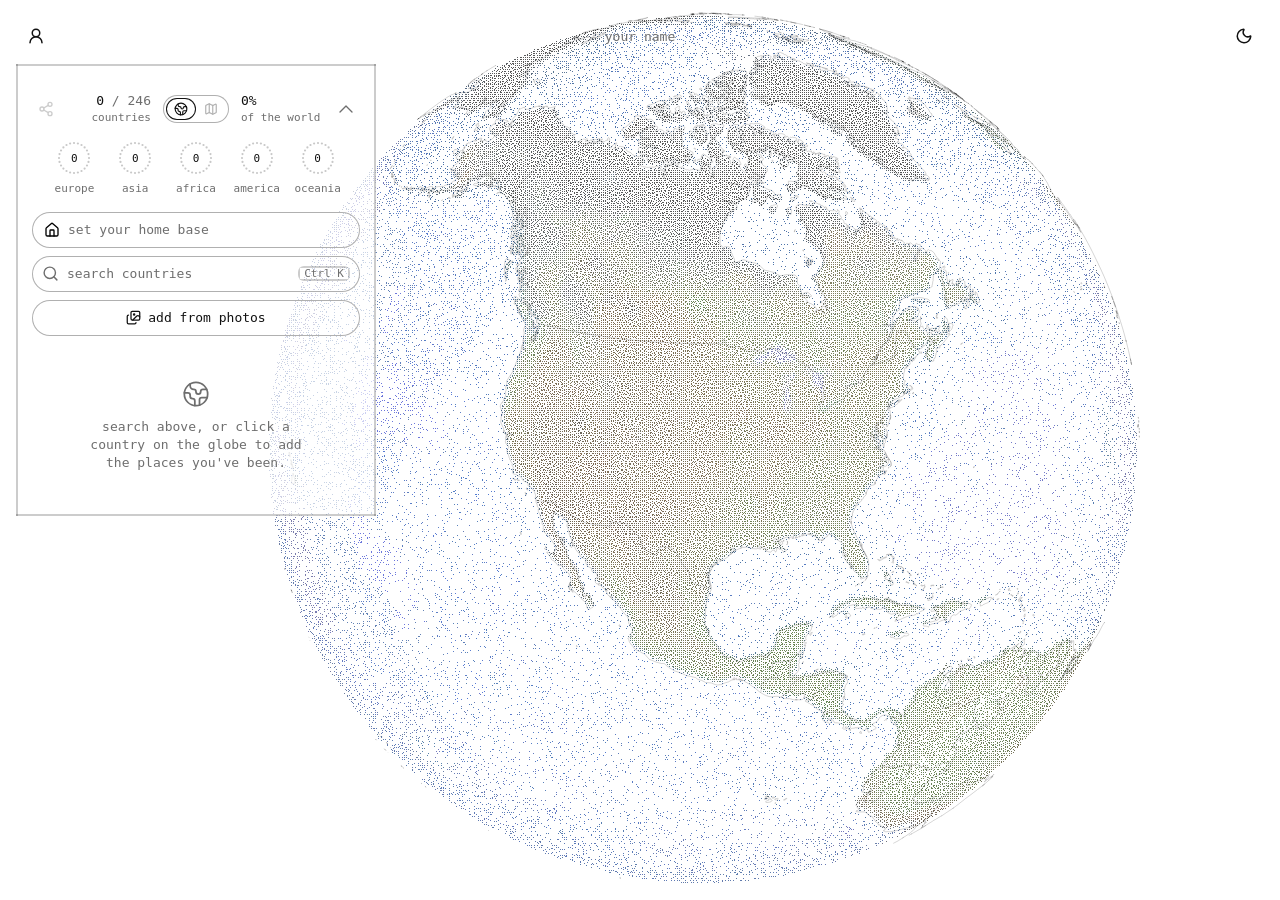
<file: index.html>
<!doctype html>
<html lang="en">
  <head>
    <meta charset="UTF-8" />
    <meta name="viewport" content="width=device-width, initial-scale=1.0, maximum-scale=1" />
    <title>whereibeen</title>
    <meta name="description" content="Mark the countries you've been to on a living globe, see your stats, and share your map." />
    <meta property="og:title" content="whereibeen" />
    <meta property="og:description" content="Mark the countries you've been to on a living globe, see your stats, and share your map." />
    <meta property="og:url" content="https://whereibeen.com/" />
    <meta property="og:image" content="https://whereibeen.com/og.png" />
    <meta name="twitter:card" content="summary_large_image" />
    <!-- the browser's light / dark theme picks the matching icon (favicon.svg also switches by itself) -->
    <link rel="icon" href="/favicon-light.svg" type="image/svg+xml" media="(prefers-color-scheme: light)" />
    <link rel="icon" href="/favicon-dark.svg" type="image/svg+xml" media="(prefers-color-scheme: dark)" />
    <link rel="icon" href="/favicon.svg" type="image/svg+xml" />
    <link rel="icon" href="/favicon-32.png" type="image/png" sizes="32x32" />
    <link rel="apple-touch-icon" href="/apple-touch-icon.png" />
    <meta name="theme-color" content="#000000" />
    <script type="module" crossorigin src="/assets/index-DerDOad5.js"></script>
    <link rel="stylesheet" crossorigin href="/assets/index-CFArb-Yu.css">
  </head>
  <body>
    <div id="stage"></div>
    <script>
      // the country data starts downloading now, alongside the app's code, not after it has run;
      // the app takes this response (domain/world.ts). Not a <link rel=preload>: Safari doesn't
      // match it to the app's fetch and downloads the file twice
      try {
        window.__prefetch = { 'data/countries-50m.un.json': fetch('/data/countries-50m.un.json') };
      } catch (e) {}
    </script>
    <div id="status" aria-live="polite"></div>
    <div id="tip" role="tooltip"></div>
    <div id="ui"></div>
  </body>
</html>
</file>
<file: assets/index-CFArb-Yu.css>
@layer tokens{:root{--font:ui-monospace, "SF Mono", SFMono-Regular, Menlo, Consolas, monospace;--font-display:var(--font);--text:13px;--text-small:11px;--weight:400;--weight-strong:500;--page:#000;--veil:#0009;--label:#f2f2f2;--label-2:#8c8c8c;--label-3:#555;--fill:#ffffff0f;--fill-hover:#ffffff1a;--separator:#3a3a3a;--accent:#fff;--accent-ink:#000;--shadow:none;--sat-visited:.35;--sat-other:.2;--grain:url("data:image/svg+xml,%3Csvg xmlns='http://www.w3.org/2000/svg' width='24' height='24'%3E%3Cfilter id='n'%3E%3CfeTurbulence type='fractalNoise' baseFrequency='1.4' numOctaves='2' stitchTiles='stitch'/%3E%3CfeColorMatrix values='2.4 0 0 0 -0.7 2.4 0 0 0 -0.7 2.4 0 0 0 -0.7 0 0 0 0 1'/%3E%3C/filter%3E%3Crect width='24' height='24' filter='url(%23n)'/%3E%3C/svg%3E");--grain-strength:1;--glass-alpha:.28;--glass-blur:22px;--glass-sat:190%;--glass-edge:.35;--glass:rgb(22 26 38/var(--glass-alpha));--glass-border:rgb(255 255 255/calc(var(--glass-edge) * .5));--dots-edge:#ffffff52;--dots-gap:2px;--dot:radial-gradient(circle, #ffffff6b .55px, transparent .9px);--dots-grid:radial-gradient(#ffffff12 .8px, transparent 1.2px) 0 0 / 6px 6px}:root[data-mode=light]{--page:#fff;--veil:#ffffffa6;--label:#111;--label-2:#6e6e6e;--label-3:#b0b0b0;--fill:#0000000d;--fill-hover:#00000017;--separator:#d6d6d6;--accent:#000;--accent-ink:#fff;--shadow:0 10px 40px #00000059, 0 1px 3px #0003;--glass:rgb(250 250 252/calc(var(--glass-alpha) + .4));--glass-border:rgb(255 255 255/calc(var(--glass-edge) + .2));--dot:radial-gradient(circle, #0000005c .55px, transparent .9px);--dots-grid:radial-gradient(#0000000f .8px, transparent 1.2px) 0 0 / 6px 6px}}@layer base{:root{--lightningcss-light:initial;--lightningcss-dark: ;color-scheme:light dark;font-family:var(--font)}@media (prefers-color-scheme:dark){:root{--lightningcss-light: ;--lightningcss-dark:initial}}html,body{background:var(--page);height:100%;color:var(--label);margin:0;overflow:hidden}#stage{position:fixed;inset:0}#stage canvas{width:100%;height:100%;display:block}#status{-webkit-backdrop-filter:blur(20px);font-size:var(--text-small);opacity:0;pointer-events:none;z-index:20;background:#1c1c1eb3;border-radius:999px;padding:6px 12px;transition:opacity .2s;position:fixed;bottom:20px;left:50%;transform:translate(-50%)}#status.show{opacity:1}#status.fatal{background:var(--page);max-width:min(420px,100vw - 32px);color:var(--label);box-shadow:inset 0 0 0 1px var(--separator);font-size:var(--text);text-align:center;pointer-events:auto;border-radius:6px;padding:14px 18px;line-height:1.45;top:50%;bottom:auto;transform:translate(-50%,-50%)}#tip{-webkit-backdrop-filter:blur(20px)saturate(180%);font-size:var(--text);font-weight:var(--weight-strong);white-space:pre;pointer-events:none;opacity:0;z-index:30;background:#1c1c1eb8;border:.5px solid #ffffff1f;border-radius:10px;padding:6px 11px;transition:opacity .12s;position:fixed;top:0;left:0;box-shadow:0 6px 20px #00000059}#tip.show{opacity:1}#ui{font-family:var(--font);color:var(--label);-webkit-font-smoothing:antialiased}.glass{background:var(--glass);border:.5px solid var(--glass-border);box-shadow:inset 0 1px 0 rgb(255 255 255/var(--glass-edge)), inset 0 0 0 .5px rgb(255 255 255/calc(var(--glass-edge) * .4)), var(--shadow);background-image:linear-gradient(160deg, rgb(255 255 255/calc(var(--glass-edge) * .25)), #fff0 40%);-webkit-backdrop-filter:blur(var(--glass-blur)) saturate(var(--glass-sat));color:var(--label);font-family:var(--font)}.card{border-radius:22px;width:360px;max-height:calc(100dvh - 80px);animation:.5s cubic-bezier(.2,.9,.3,1.1) card-in;display:flex;position:fixed;top:64px;left:16px;overflow:hidden}@keyframes card-in{0%{opacity:0;transform:translate(-12px)scale(.98)}}.sheet{height:var(--sheet-h,25dvh);z-index:10;border-bottom:none;border-radius:22px 22px 0 0;outline:none;flex-direction:column;display:flex;position:fixed;bottom:0;left:0;right:0}.sheet .handle{background:var(--label-3);border-radius:3px;width:36px;height:5px;margin:7px auto 0}.panel{flex-direction:column;flex:1;gap:8px;min-height:0;padding:20px 16px 0;display:flex}.card .panel{padding-bottom:0}.sheet .panel{padding-top:10px}.sr-only{clip:rect(0 0 0 0);width:1px;height:1px;position:absolute;overflow:hidden}@media (prefers-reduced-motion:reduce){.card,.mark{transition:none;animation:none}}.dots-canvas{pointer-events:none;width:100%;height:100%;position:absolute;inset:0}.mode-toggle,.account-toggle{all:unset;z-index:11;cursor:pointer;width:40px;height:40px;color:var(--label);border-radius:12px;place-items:center;transition:bottom .3s cubic-bezier(.2,.9,.3,1),opacity .2s;display:grid;position:fixed}.mode-toggle{top:16px;right:16px}.account-toggle{top:16px;left:16px}.map-name{all:unset;z-index:11;text-align:center;width:min(280px,100% - 128px);height:40px;font-size:var(--text);font-weight:var(--weight-strong);color:var(--label);text-overflow:ellipsis;text-shadow:0 0 6px var(--page), 0 0 2px var(--page);white-space:nowrap;cursor:pointer;border-radius:4px;place-items:center;display:grid;position:fixed;top:16px;left:50%;overflow:hidden;transform:translate(-50%)}span.map-name{cursor:default}.map-name[data-empty]{color:var(--label-2);font-weight:var(--weight)}.account-field{flex-direction:column;gap:6px;display:flex}.keep-case{text-transform:none}.account-label{font-size:var(--text-small);color:var(--label-2)}.map-name:focus-visible,.mode-toggle:focus-visible,.account-toggle:focus-visible{box-shadow:0 0 0 3px #0a84ff80}[data-compact] .mode-toggle{top:max(10px, env(safe-area-inset-top));right:10px}[data-compact] .account-toggle{top:max(10px, env(safe-area-inset-top));left:10px}[data-compact] .map-name{top:max(10px, env(safe-area-inset-top));width:min(280px,100% - 116px)}.sheet .handle{display:none}.sheet .panel{overscroll-behavior:contain;overflow-y:auto}.pinned-stats{all:unset;box-sizing:border-box;padding-bottom:env(safe-area-inset-bottom);z-index:11;text-shadow:0 0 6px var(--page), 0 0 2px var(--page);border-radius:4px;position:fixed;bottom:0;left:0;right:0}.counter{all:unset;box-sizing:border-box;cursor:pointer;font-variant-numeric:tabular-nums;white-space:nowrap;align-items:center;gap:5px;width:100%;height:52px;padding:0 44px;display:flex;position:relative}.counter-continents{gap:6px;margin:0 auto;display:flex}.counter-side{white-space:nowrap;text-align:right;flex:1 1 0;min-width:0;padding-right:10px}.counter-right{text-align:left;padding:0 0 0 10px}.counter-continents .ring svg{width:26px;height:26px}.counter-continents .ring-n{height:26px;font-size:var(--text-small)}.counter-continents .ring-label{margin-top:0;line-height:1.1}.chevron{color:var(--label-2);flex:none}.counter .chevron{position:absolute;right:10px}.counter:focus-visible{box-shadow:inset 0 0 0 2px #0a84ff99}.share-icon{all:unset;width:28px;height:40px;color:var(--label-2);cursor:pointer;place-items:center;display:grid;position:absolute;transform:translateY(-50%)}.share-icon:disabled{opacity:.35;cursor:default}.share-icon:focus-visible{box-shadow:0 0 0 2px #0a84ff99}.pinned-stats .share-icon{top:26px;left:8px}.sheet-stats-wrap .share-icon{left:0;top:var(--totals-mid)}.pinned-stats[data-top]{width:360px;padding-bottom:0;inset:64px auto auto 16px}.counter-n{font-size:var(--text);font-weight:var(--weight-strong)}.counter-of{font-size:var(--text-small);color:var(--label-2);margin-left:2px}.sheet-stats{all:unset;box-sizing:border-box;cursor:pointer;border-radius:4px;width:100%;display:block;position:relative}.sheet-stats .chevron{top:var(--totals-mid);position:absolute;right:2px;transform:translateY(-50%)}.sheet-stats-wrap{--totals-mid:25px;position:relative}.sheet-stats .stats{padding-top:10px;padding-bottom:8px}.sheet-stats .stats-head{gap:90px;padding:0 22px}.sheet-stats .stats-head>*{white-space:nowrap;flex:1 1 0;min-width:0}.sheet-stats .stats-head>:first-child{text-align:right}.sheet-stats .stat-right{text-align:left}.sheet-stats-middle{top:var(--totals-mid);position:absolute;left:50%;transform:translate(-50%,-50%)}.sheet-stats:focus-visible{box-shadow:0 0 0 3px #0a84ff80}.sheet[data-searching=true]{bottom:var(--kb,0px);height:calc(var(--vvh,100dvh) - 110px)}.sheet{transition:height .25s,bottom .2s}[data-sideways] :is(.sheet,.sheet[data-searching=true]){left:auto;right:max(10px, env(safe-area-inset-right));width:min(360px,46vw);height:calc(100dvh - 10px - max(10px, env(safe-area-inset-top)) - 50px);border-radius:16px;bottom:10px}[data-sideways] .pinned-stats{left:max(10px, env(safe-area-inset-left));width:min(440px,50vw);bottom:10px;right:auto}[data-sideways] :is(.toast[data-lift=sheet],.toast[data-lift=button],.toast[data-lift=top]){top:auto;bottom:72px;left:calc(50% - min(180px,23vw))}.panel-head{padding:0 4px}.saved{font-size:var(--text-small);color:var(--label-2);flex-wrap:wrap;align-items:center;gap:8px 5px;margin-top:4px;display:flex}.stats{background:var(--fill);border-radius:16px;padding:14px 14px 12px}.stats-head{justify-content:space-between;align-items:flex-end;display:flex}.stat-right{text-align:right}.stat-big{font-family:var(--font-display);font-size:var(--text);font-weight:var(--weight-strong);font-variant-numeric:tabular-nums;line-height:1}.stat-of{font-size:var(--text);font-weight:var(--weight-strong);color:var(--label-2)}.stat-label{font-size:var(--text-small);color:var(--label-2);margin-top:4px}.rings{grid-auto-columns:1fr;grid-auto-flow:column;gap:4px;margin-top:14px;display:grid}.ring{flex-direction:column;align-items:center;display:flex;position:relative}.ring svg{width:40px;height:40px;transform:rotate(-90deg)}.ring circle{fill:none;stroke-width:4.5px}.ring-n{height:40px;font-size:var(--text-small);font-weight:var(--weight-strong);font-variant-numeric:tabular-nums;place-items:center;display:grid;position:absolute;top:0}.ring-label{font-size:var(--text-small);color:var(--label-2);white-space:nowrap;margin-top:4px}.home-row{all:unset;background:var(--fill);cursor:pointer;min-height:36px;font-size:var(--text);border-radius:12px;align-items:center;gap:8px;padding:0 12px;display:flex}.home-picker{flex-direction:column;gap:4px;display:flex}.home-input{cursor:text}.home-input input{all:unset;min-width:0;font-size:var(--text);color:var(--label);flex:1}.home-input input::placeholder{color:var(--label-2)}.home-results{flex-direction:column;padding:2px 0;display:flex}.home-result{all:unset;min-height:36px;font-size:var(--text);cursor:pointer;border-radius:999px;align-items:center;gap:10px;padding:0 12px;display:flex}.home-result[aria-selected=true]{box-shadow:inset 0 0 0 1px var(--label-3)}.home-hint{font-size:var(--text-small);color:var(--label-2);margin:2px 12px 0}.home-row:hover{background:var(--fill-hover)}.home-row:focus-visible{box-shadow:0 0 0 3px #0a84ff80}.home-icon{color:var(--accent);flex:none}.home-row .flag{width:16px;height:12px}.home-name{min-width:0;font-weight:var(--weight-strong);text-overflow:ellipsis;white-space:nowrap;flex:1;overflow:hidden}.home-name.muted{font-weight:var(--weight-strong);color:var(--label-2)}.home-change{font-size:var(--text);color:var(--label-2)}.home-glyph{color:var(--label-2);vertical-align:-1px;margin-left:6px}.text-btn{all:unset;font-size:var(--text);font-weight:var(--weight-strong);color:var(--accent);cursor:pointer;border-radius:8px;padding:4px 8px}.text-btn:hover{background:var(--fill)}.icon-btn{all:unset;width:24px;height:24px;color:var(--label-2);cursor:pointer;border-radius:50%;flex:none;place-items:center;display:grid}.icon-btn:hover{background:var(--fill-hover);color:var(--label)}.icon-btn:focus-visible{box-shadow:0 0 0 2px #0a84ffb3}.segmented{border-radius:8px;grid-template-columns:1fr 1fr;padding:2px;display:inline-grid;position:relative}.segmented button{all:unset;z-index:1;height:22px;font-size:var(--text-small);font-weight:var(--weight-strong);color:var(--label-2);cursor:pointer;border-radius:9px;justify-content:center;align-items:center;gap:4px;padding:0 8px;transition:color .2s;display:inline-flex;position:relative}.segmented button[aria-checked=true]{color:var(--label)}.segmented button:focus-visible{box-shadow:0 0 0 2px #0a84ffb3}.seg-thumb{background:var(--fill-hover);border-radius:6px;width:calc(50% - 2px);transition:transform .35s cubic-bezier(.2,.9,.3,1.15);position:absolute;top:2px;bottom:2px;left:2px;box-shadow:0 1px 4px #00000040}.seg-thumb[data-pos=map]{transform:translate(100%)}.shared-actions{gap:12px;margin-left:auto;display:inline-flex}.shared-actions .text-btn{white-space:nowrap}.saved .text-btn{font-size:var(--text-small);margin:-2px -6px -2px 0;padding:2px 6px}.panel[data-shared] .remove,.panel[data-shared] .home-change{display:none}.finder{flex-direction:column;flex:1;min-height:0;display:flex}.search{background:var(--fill);border-radius:11px;align-items:center;gap:8px;height:36px;padding:0 10px;display:flex}.search:focus-within{background:var(--fill-hover)}.search-icon{color:var(--label-2);flex:none}.search input{all:unset;min-width:0;font-size:var(--text);color:var(--label);flex:1}.search input::placeholder{color:var(--label-2)}.kbd{font-family:var(--font);font-size:var(--text-small);color:var(--label-2);border:.5px solid var(--separator);border-radius:6px;padding:1px 6px}.list{overscroll-behavior:contain;scrollbar-width:thin;flex:1;min-height:0;margin:8px -16px 0;padding:0 8px 16px;scroll-padding-top:40px;overflow-y:auto}.group [cmdk-group-heading]{font-size:var(--text-small);font-weight:var(--weight-strong);color:var(--label-2);padding:14px 10px 6px}.row{cursor:pointer;-webkit-user-select:none;user-select:none;border-radius:10px;align-items:center;gap:10px;min-height:44px;padding:0 10px;display:flex}:is(.list:hover,.finder[data-active]) .row[data-selected=true]{background:var(--fill)}.flag{background:var(--fill) center / cover no-repeat;width:20px;height:15px;box-shadow:inset 0 0 0 .5px var(--separator);flex:none;position:relative;overflow:hidden}.flag:after{content:"";background:var(--grain) 0 0 / 24px 24px;mix-blend-mode:overlay;opacity:var(--grain-strength);pointer-events:none;position:absolute;inset:0}.row-name{min-width:0;font-size:var(--text);text-overflow:ellipsis;white-space:nowrap;flex:1;overflow:hidden}.tag{font-size:var(--text-small);color:var(--label-3);margin-left:6px}.mark{border:1.5px solid var(--label-3);width:24px;height:24px;color:var(--label-2);border-radius:50%;place-items:center;transition:transform .25s cubic-bezier(.2,.9,.3,1.4),background .2s;display:grid}.mark.on{border-color:var(--accent);background:var(--accent);color:var(--accent-ink);transform:scale(1.05)}.row .remove{opacity:0}.row:hover .remove,:is(.list:hover,.finder[data-active]) .row[data-selected=true] .remove,.remove:focus-visible{opacity:1}@media (pointer:fine){.row{min-height:32px}}@media (hover:none){.row .remove{opacity:1}.kbd{display:none}}.empty{text-align:center;font-size:var(--text);color:var(--label-2);padding:28px 16px}.hint{justify-items:center;gap:10px;display:grid}.hint p{max-width:240px;margin:0;line-height:1.4}.finder{gap:8px}.sheet .finder,.sheet .list{flex:none;min-height:auto;overflow:visible}.row-text{flex-direction:column;flex:1;min-width:0;display:flex}.row-facts{font-size:var(--text-small);color:var(--label-2);white-space:nowrap;text-overflow:ellipsis;overflow:hidden}.toast{z-index:12;box-sizing:border-box;border-radius:14px;align-items:center;gap:10px;max-width:min(440px,100vw - 24px);padding:8px 10px 8px 12px;animation:.25s cubic-bezier(.2,.9,.3,1.2) toast-in;display:flex;position:fixed;bottom:16px;left:50%;transform:translate(-50%)}@keyframes toast-in{0%{opacity:0;transform:translate(-50%,8px)}}.toast-flag{width:24px;height:18px}.toast-body{flex-direction:column;min-width:0;display:flex}.toast-name{font-size:var(--text);font-weight:var(--weight-strong);white-space:nowrap;align-items:center;gap:6px;display:inline-flex}.toast-state{font-size:var(--text-small);font-weight:var(--weight-strong);color:var(--label-2);align-items:center;gap:2px;display:inline-flex}.toast-facts{font-size:var(--text-small);color:var(--label-2);white-space:nowrap;text-overflow:ellipsis;overflow:hidden}.toast-undo{flex:none;margin-left:auto}[data-compact] .toast[data-lift=button]{bottom:calc(env(safe-area-inset-bottom) + 62px)}[data-compact] .toast[data-lift=sheet]{bottom:calc(var(--sheet-h,25dvh) + 10px)}[data-compact] .toast[data-lift=top]{top:calc(max(10px, env(safe-area-inset-top)) + 48px);bottom:auto}.share-backdrop{z-index:40;font-family:var(--font);color:var(--label);text-shadow:0 0 6px var(--page), 0 0 2px var(--page);background:0 0;place-items:center;display:grid;position:fixed;inset:0}.share-sheet{box-sizing:border-box;flex-direction:column;gap:8px;width:min(360px,100vw - 24px);max-height:calc(100dvh - 24px);padding:16px;display:flex;overflow-y:auto}.share-head{min-height:28px;font-size:var(--text);font-weight:var(--weight-strong);justify-content:space-between;align-items:center;padding-left:4px;display:flex}.share-head[data-bare]{justify-content:flex-end;min-height:0}.choice{box-shadow:inset 0 0 0 1px var(--label-3);border-radius:999px;grid-auto-columns:1fr;grid-auto-flow:column;padding:3px;display:grid;position:relative}.choice button{all:unset;z-index:1;height:30px;font-size:var(--text);color:var(--label-2);cursor:pointer;border-radius:999px;justify-content:center;align-items:center;gap:6px;transition:color .2s;display:inline-flex;position:relative}.choice button[aria-checked=true]{color:var(--label);font-weight:var(--weight-strong)}.choice button:disabled{opacity:.4;cursor:default}.choice button:focus-visible{box-shadow:0 0 0 2px #0a84ffb3}.choice-knob{width:calc((100% - 6px) / var(--n));box-shadow:inset 0 0 0 1px var(--label);transform:translateX(calc(var(--at) * 100%));border-radius:999px;transition:transform .35s cubic-bezier(.2,.9,.3,1.15);position:absolute;top:3px;bottom:3px;left:3px}.pill-btn{all:unset;box-sizing:border-box;min-height:36px;box-shadow:inset 0 0 0 1px var(--label-3);color:var(--label);font-size:var(--text);font-weight:var(--weight-strong);text-transform:lowercase;white-space:nowrap;cursor:pointer;border-radius:999px;justify-content:center;align-items:center;gap:7px;padding:0 16px;display:inline-flex}.pill-btn:hover:not(:disabled){box-shadow:inset 0 0 0 1px var(--label-2)}.pill-btn:disabled{opacity:.4;cursor:default}.pill-btn:focus-visible{box-shadow:0 0 0 3px #0a84ff80}.share-hint{font-size:var(--text-small);color:var(--label-2);margin:0;padding:0 4px}.share-preview{aspect-ratio:9/16;background:0 0;place-items:center;max-width:100%;height:min(52dvh,560px);margin:0 auto;display:grid;position:relative;overflow:hidden}.share-preview[data-format=post]{aspect-ratio:4/5}.share-preview video,.share-preview img{object-fit:contain;width:100%;height:100%}.share-progress{font-size:var(--text-small);color:var(--label-2);flex-direction:column;align-items:center;gap:10px;display:flex}.share-bar{background:var(--fill-hover);border-radius:2px;width:160px;height:3px;overflow:hidden}.share-bar>span{background:var(--label);height:100%;transition:width .2s linear;display:block}.share-error{font-size:var(--text-small);color:#ff6b6b;margin:0}.share-actions{align-items:center;gap:8px;display:flex}.share-actions .pill-btn{flex:1}.share-frame{border:1px solid;border-radius:2px;display:inline-block}.share-frame-story{width:7px;height:12px}.share-frame-post{width:10px;height:12px}.photo-btn{all:unset;background:var(--fill);min-height:36px;color:var(--label);font-size:var(--text);font-weight:var(--weight-strong);cursor:pointer;border-radius:12px;justify-content:center;align-items:center;gap:7px;padding:0 12px;display:inline-flex}.photo-btn:hover{background:var(--fill-hover)}.photo-btn:disabled{opacity:.7;cursor:progress}.photo-error{font-size:var(--text-small);color:#ff6b6b;margin:-6px 4px 0}.photo-list{max-height:min(48dvh,420px);margin:0;padding:0;list-style:none;overflow-y:auto}.photo-row{all:unset;box-sizing:border-box;cursor:pointer;border-radius:10px;align-items:center;gap:10px;width:100%;min-height:48px;padding:0 6px;display:flex}.photo-row:hover:not(:disabled){background:var(--fill)}.photo-row:disabled{cursor:default;opacity:.6}.photo-private{font-size:var(--text-small);margin-left:auto}}@layer skin{:is(.glass,.home-row,.search,.stats,.row,.kbd,.seg-thumb,#tip,.photo-btn,.counter,.share-preview){--dots-border:var(--dot) 0 0 / var(--dots-gap) 2px repeat-x, var(--dot) 0 100% / var(--dots-gap) 2px repeat-x, var(--dot) 0 0 / 2px var(--dots-gap) repeat-y, var(--dot) 100% 0 / 2px var(--dots-gap) repeat-y}.glass{background:var(--dots-border), var(--dots-grid), #000000db;box-shadow:none;-webkit-backdrop-filter:none;border:0}.glass.card,[data-mode=light] .glass.card{background:var(--dots-border);border-radius:0}.glass.sheet,[data-mode=light] .glass.sheet{background:var(--dot) 0 0 / var(--dots-gap) 2px repeat-x;border-radius:0}.home-row,.search{box-shadow:inset 0 0 0 1px var(--label-3);background:0 0;border:0;border-radius:999px}.home-row:hover{box-shadow:inset 0 0 0 1px var(--label-2)}.search:focus-within,.home-input:focus-within{box-shadow:inset 0 0 0 1px var(--label)}.saved,.stat-label,.ring-label,.group [cmdk-group-heading],.text-btn,.segmented button,.home-name.muted,.home-change,.search input::placeholder,.tag,.toast-state,.photo-btn,.empty{text-transform:lowercase}.stats{background:var(--dots-border);border:0;border-radius:4px}.ring-dots circle{fill:#4a4a4a;stroke:none;transition:r .3s,fill .3s}.ring-dots circle.on{fill:#fff}.flag{filter:saturate(var(--sat-other));transition:filter .3s}:is(.row.visited,.home-row,.toast) .flag{filter:saturate(var(--sat-visited))}.row{border-radius:4px}:is(.list:hover,.finder[data-active]) .row[data-selected=true]{background:var(--dots-border)}.mark{border:1.5px dotted var(--label-3)}.mark.on{border:1.5px solid #fff}.kbd{background:var(--dots-border);border:0}.segmented{border-radius:6px}.segmented button{border-radius:4px}.seg-thumb{--dot:radial-gradient(circle, #fffc .55px, transparent .9px);background:var(--dots-border);box-shadow:none;border:0;border-radius:4px}#tip{font-family:var(--font);background:var(--dots-border), #000000e0;box-shadow:none;-webkit-backdrop-filter:none;border:0;border-radius:4px}.row{margin:0 8px}.group [cmdk-group-heading]{padding-left:10px}.panel{min-width:0}:is(.card,.sheet) .panel{text-shadow:0 0 6px var(--page), 0 0 2px var(--page)}.ring{min-width:0}.ring-label{white-space:nowrap;text-align:center;line-height:1.25}.sheet-stats .stats{background:0 0}.pinned-stats .counter{background:var(--dot) 0 0 / var(--dots-gap) 2px repeat-x}.toast{border-radius:6px}.glass.share-sheet,[data-mode=light] .glass.share-sheet{background:var(--dots-border);border-radius:0}.share-hint,.share-head,.choice button{text-transform:lowercase}.share-preview{background:var(--dots-border);border-radius:0}.photo-btn{box-shadow:inset 0 0 0 1px var(--label-3);background:0 0;border-radius:999px}.photo-btn:hover{box-shadow:inset 0 0 0 1px var(--label-2)}.segmented[data-toggle]{box-shadow:inset 0 0 0 1px var(--label-3);background:0 0;border-radius:999px;padding:3px}.segmented[data-toggle] button{width:30px;height:22px;color:var(--label-3);border-radius:999px;padding:0}.segmented[data-toggle] .seg-thumb{width:calc(50% - 3px);box-shadow:inset 0 0 0 1px var(--label);background:0 0;border-radius:999px;top:3px;bottom:3px;left:3px}.segmented[data-toggle] button[aria-checked=true]{color:var(--label)}[data-mode=light] .glass{background:var(--dots-border), var(--dots-grid), #ffffffe6}[data-mode=light] #tip{background:var(--dots-border), #fffffff2;color:#111}[data-mode=light] :is(.search:focus-within,.seg-thumb){--dot:radial-gradient(circle, #000000b3 .55px, transparent .9px)}[data-mode=light] .ring-dots circle{fill:#c8c8c8}[data-mode=light] .ring-dots circle.on{fill:#000}.pinned-stats[data-top] .counter{background:var(--dots-border)}[data-mode=light] .mark.on{border-color:#000}[data-sideways] :is(.glass.sheet,.pinned-stats .counter),[data-sideways][data-mode=light] .glass.sheet{background:var(--dots-border)}}@layer veil{:is(.glass.card,.glass.sheet,.glass.share-sheet,.pinned-stats .counter){background-color:var(--veil)}}
</file>
